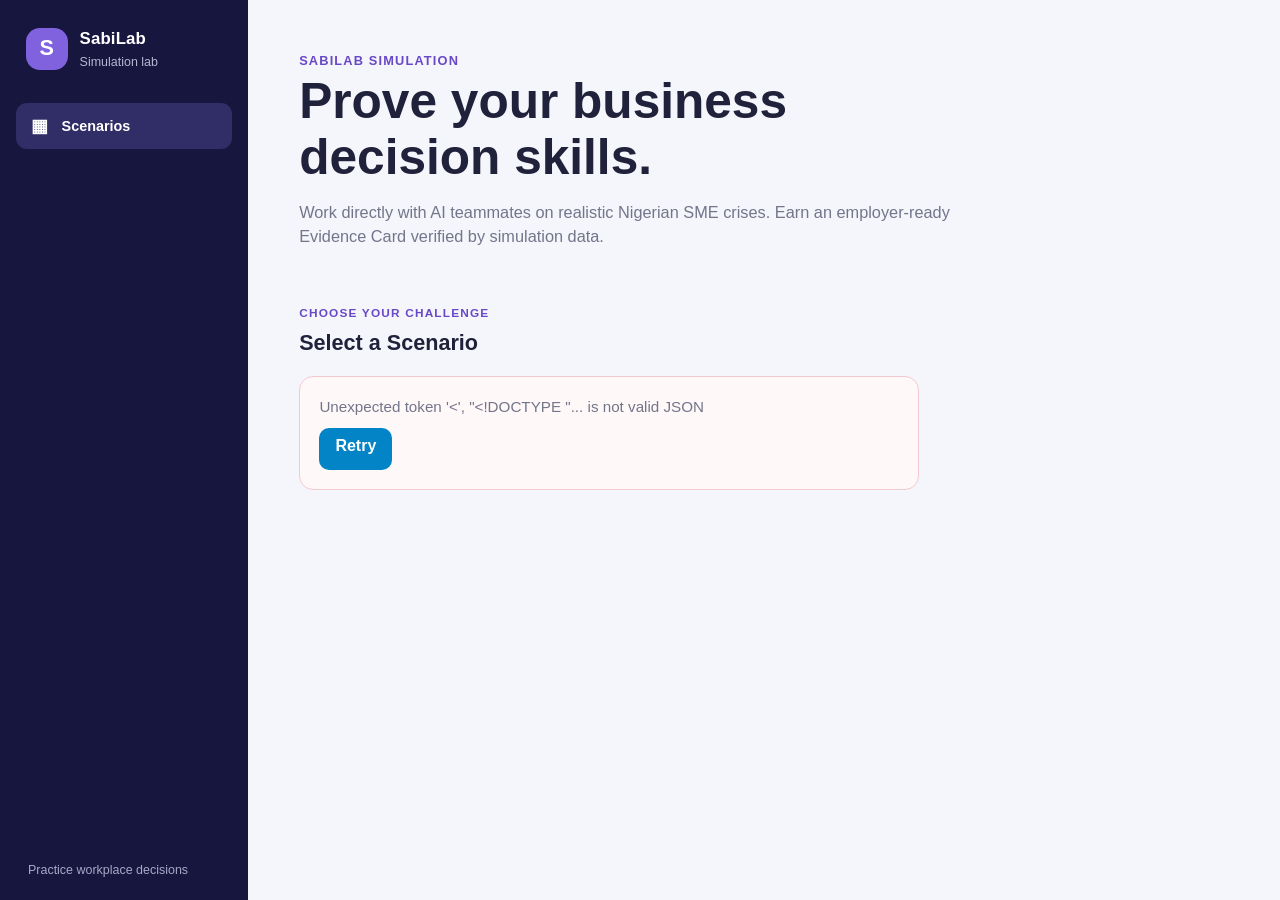
<file: static/index.html>
<!DOCTYPE html>
<html lang="en">
<head>
  <meta charset="utf-8">
  <meta name="viewport" content="width=device-width, initial-scale=1">
  <title>SabiLab - AI Workplace Simulation</title>
  <style>
    * { box-sizing: border-box; margin: 0; padding: 0; font-family: -apple-system, BlinkMacSystemFont, "Segoe UI", Roboto, sans-serif; }
    body { background: #f8fafc; color: #0f172a; line-height: 1.5; padding: 1rem 0.5rem; display: flex; justify-content: center; }
    .app-container { width: 100%; max-width: 520px; background: #ffffff; border-radius: 16px; box-shadow: 0 4px 20px rgba(0,0,0,0.06); padding: 1.5rem; }
    
    /* Screen management: only one active */
    .screen { display: none; }
    .screen.active { display: block; }

    /* Single accent color: #0284c7 */
    .brand { font-size: 0.8rem; text-transform: uppercase; letter-spacing: 0.06em; color: #0284c7; font-weight: 700; margin-bottom: 0.25rem; }
    h1 { font-size: 1.45rem; color: #0f172a; margin-bottom: 0.5rem; font-weight: 700; }
    h2 { font-size: 1.2rem; color: #0f172a; margin-bottom: 0.75rem; font-weight: 600; }
    p { font-size: 0.95rem; color: #475569; margin-bottom: 1rem; }
    
    /* Large tap targets (min 48px height) */
    button {
      display: block; width: 100%; min-height: 48px; padding: 0.85rem 1rem;
      background: #0284c7; color: #ffffff; border: none; border-radius: 10px;
      font-size: 1rem; font-weight: 600; cursor: pointer; text-align: center;
      margin-top: 0.75rem; touch-action: manipulation;
    }
    button:active { background: #0369a1; }
    button.secondary { background: #f1f5f9; color: #0f172a; border: 1px solid #cbd5e1; }
    button.secondary:active { background: #e2e8f0; }

    input[type="text"], textarea {
      width: 100%; min-height: 48px; padding: 0.75rem 1rem; border: 1px solid #cbd5e1;
      border-radius: 10px; font-size: 1rem; color: #0f172a; background: #ffffff;
      margin-bottom: 0.75rem; -webkit-appearance: none;
    }
    textarea { min-height: 110px; resize: vertical; line-height: 1.4; }

    /* Cards & Lists */
    .card-item {
      border: 2px solid #e2e8f0; border-radius: 12px; padding: 1rem; margin-bottom: 0.85rem;
      cursor: pointer; transition: transform 0.15s, opacity 0.15s; background: #ffffff;
    }
    .card-item.live { border-color: #0284c7; background: #f0f9ff; }
    .card-item.disabled { opacity: 0.55; cursor: not-allowed; border-style: dashed; }
    .tag { display: inline-block; font-size: 0.75rem; font-weight: 700; padding: 2px 8px; border-radius: 6px; text-transform: uppercase; }
    .tag.live { background: #0284c7; color: #ffffff; }
    .tag.soon { background: #94a3b8; color: #ffffff; }

    /* Huddle Chat */
    .timer-bar { display: flex; justify-content: space-between; align-items: center; background: #f1f5f9; padding: 0.5rem 0.85rem; border-radius: 8px; font-size: 0.88rem; font-weight: 600; margin-bottom: 0.75rem; }
    .chat-stream { height: 300px; overflow-y: auto; border: 1px solid #e2e8f0; border-radius: 10px; padding: 0.75rem; background: #fafafa; margin-bottom: 0.75rem; }
    .bubble { max-width: 82%; padding: 0.6rem 0.85rem; border-radius: 10px; margin-bottom: 0.6rem; font-size: 0.9rem; line-height: 1.4; word-break: break-word; }
    .bubble.theirs { background: #e2e8f0; color: #0f172a; align-self: flex-start; }
    .chat-stream { display: flex; flex-direction: column; }
    .bubble.mine { background: #dbeafe; color: #1d4ed8; margin-left: auto; text-align: left; }
    .bubble.twist { background: #fee2e2; color: #991b1b; border-left: 4px solid #ef4444; width: 100%; max-width: 100%; font-weight: 600; }
    .bubble-head { display: flex; align-items: center; gap: 0.45rem; margin-bottom: 0.3rem; }
    .bubble.mine .bubble-head { flex-direction: row-reverse; }
    .chat-avatar { width: 28px; height: 28px; flex: 0 0 28px; display: grid; place-items: center; border-radius: 50%; background: #cbd5e1; color: #334155; font-size: 0.72rem; font-weight: 700; }
    .bubble.mine .chat-avatar { background: #93c5fd; color: #1e3a8a; }
    .bubble-name { display: block; font-size: 0.82rem; font-weight: 700; }
    .bubble-role { display: block; color: #64748b; font-size: 0.7rem; }
    .typing-dots { display: inline-flex; gap: 4px; padding: 0.2rem 0; }
    .typing-dots span { width: 6px; height: 6px; border-radius: 50%; background: #64748b; animation: typing 1s infinite ease-in-out; }
    .typing-dots span:nth-child(2) { animation-delay: 0.15s; }
    .typing-dots span:nth-child(3) { animation-delay: 0.3s; }
    @keyframes typing { 0%, 60%, 100% { opacity: 0.35; transform: translateY(0); } 30% { opacity: 1; transform: translateY(-4px); } }
    button:disabled { background: #e2e8f0; color: #94a3b8; border-color: #e2e8f0; cursor: not-allowed; }
    .scoring-steps { list-style: none; margin: 0 0 1rem; }
    .scoring-steps li { padding: 0.35rem 0; color: #94a3b8; }
    .scoring-steps li.active { color: #0369a1; font-weight: 700; }
    .scoring-steps li.done { color: #15803d; }
    .twist-banner { background: #fee2e2; border: 1px solid #f87171; color: #991b1b; padding: 0.75rem; border-radius: 8px; margin-bottom: 0.75rem; font-size: 0.88rem; font-weight: 600; display: none; }
    
    /* Results & Quotes */
    .skill-card { background: #f8fafc; border: 1px solid #e2e8f0; border-radius: 10px; padding: 0.85rem; margin-bottom: 0.75rem; }
    .skill-head { display: flex; justify-content: space-between; align-items: center; font-size: 0.92rem; margin-bottom: 0.4rem; }
    .pill { background: #dcfce7; color: #166534; font-size: 0.78rem; font-weight: 700; padding: 2px 8px; border-radius: 10px; }
    .quote-block { background: #ffffff; border-left: 3px solid #0284c7; padding: 0.45rem 0.65rem; font-style: italic; font-size: 0.88rem; margin: 0.4rem 0; color: #1e293b; }
    .quote-block.insufficient { border-left-color: #cbd5e1; color: #64748b; font-style: normal; }
    .confidence { font-size: 0.8rem; color: #64748b; }
    .badge-box { background: #eff6ff; border: 1px solid #bfdbfe; border-radius: 10px; padding: 0.85rem; margin-bottom: 1rem; }
    
    /* Spinner */
    .spinner { width: 44px; height: 44px; border: 4px solid #e2e8f0; border-top-color: #0284c7; border-radius: 50%; animation: spin 1s linear infinite; margin: 2rem auto; }
    @keyframes spin { to { transform: rotate(360deg); } }
  </style>
  <link rel="stylesheet" href="/static/styles.css">
</head>
<body>
<div class="workspace">
  <aside class="sidebar" aria-label="Main navigation">
    <a class="sidebar-brand" href="/" onclick="showScreen('screen-landing'); return false;">
      <span class="brand-mark" aria-hidden="true">S</span>
      <span><strong>SabiLab</strong><small>Simulation lab</small></span>
    </a>
    <nav class="sidebar-nav">
      <button class="nav-item" type="button" aria-current="page" onclick="showScreen('screen-landing')">
        <span class="nav-icon" aria-hidden="true">▦</span>
        <span>Scenarios</span>
      </button>
    </nav>
    <div class="sidebar-footer">Practice workplace decisions</div>
  </aside>

  <main class="app-container">
  <!-- Screen 1: Landing -->
  <section id="screen-landing" class="screen active">
    <header class="page-heading">
      <div>
        <div class="brand">SabiLab Simulation</div>
        <h1>Prove your business decision skills.</h1>
        <p>Work directly with AI teammates on realistic Nigerian SME crises. Earn an employer-ready Evidence Card verified by simulation data.</p>
      </div>
    </header>

    <section class="scenario-section" aria-labelledby="scenario-heading">
      <div class="section-heading">
        <div>
          <div class="eyebrow">Choose your challenge</div>
          <h2 id="scenario-heading">Select a Scenario</h2>
        </div>
      </div>
      <div id="scenario-list" class="scenario-list" aria-live="polite">
        <div class="scenario-skeleton" aria-label="Loading scenarios">
          <div class="skeleton-art"></div>
          <div class="skeleton-lines"><span></span><span></span></div>
        </div>
      </div>
      <div id="scenario-error" class="inline-error" role="alert" hidden>
        <p id="scenario-error-message">Could not load scenarios.</p>
        <button type="button" class="retry-button" onclick="loadScenarios()">Retry</button>
      </div>
      <p id="scenario-empty" class="empty-state" hidden>No available scenarios right now.</p>
    </section>
  </section>

  <!-- Screen 2: Consent -->
  <section id="screen-consent" class="screen">
    <div class="brand">Participant Notice</div>
    <h2>Assessment & Research Consent</h2>
    <p>SabiLab evaluates your workplace communication and problem-solving through simulated chat and recommendations. Your performance data is anonymized and scored against professional rubrics.</p>
    
    <label style="display:flex; align-items:flex-start; gap:0.5rem; margin-bottom:1rem; cursor:pointer;">
      <input type="checkbox" id="consent-check" style="margin-top:0.25rem; width:20px; height:20px;">
      <span style="font-size:0.9rem;">I agree to participate and allow my simulation responses to be evaluated by SabiLab's assessment pipeline.</span>
    </label>

    <input type="text" id="student-name-input" placeholder="Your first name">
    <button id="start-session-button" onclick="onStartSession()">Start Simulation →</button>
    <button class="secondary" onclick="showScreen('screen-landing')">Back</button>
  </section>

  <!-- Screen 3: Role Screen -->
  <section id="screen-role" class="screen">
    <div class="brand">Assigned Role</div>
    <h2 id="role-title">Accountant</h2>
    
    <div style="background:#f1f5f9; padding:0.85rem; border-radius:10px; margin-bottom:1rem;">
      <strong style="font-size:0.85rem; color:#0284c7; text-transform:uppercase;">Private Brief</strong>
      <p id="role-brief" style="margin:0.25rem 0 0 0; font-size:0.92rem; white-space:pre-line;"></p>
    </div>

    <h2 style="font-size:1rem; margin-bottom:0.5rem;">Teammates in Huddle</h2>
    <div id="teammate-roster" style="margin-bottom:1.5rem;"></div>

    <button onclick="startHuddle()">Enter Huddle Room →</button>
  </section>

  <!-- Screen 4: Huddle -->
  <section id="screen-huddle" class="screen">
    <div class="timer-bar">
      <span>Adaeze's Fabrics Huddle</span>
      <span>Remaining: <span id="huddle-timer" style="color:#0284c7;">01:30</span></span>
    </div>
    <p style="font-size:0.88rem; margin-bottom:0.65rem;">You're the new Operations Analyst. Reply to the team, then write your recommendation.</p>
    <div id="twist-alert" class="twist-banner"></div>
    <div id="chat-stream" class="chat-stream"></div>

    <div style="display:flex; gap:0.5rem; margin-bottom:0.75rem;">
      <input type="text" id="chat-input" placeholder="Type a message (max 500 chars)..." maxlength="500" style="margin-bottom:0;">
      <button onclick="onSendMessage()" style="width:auto; min-width:80px; margin-top:0;">Send</button>
    </div>

    <button id="proceed-task-button" class="secondary" onclick="proceedToTask()" disabled>Proceed to Task Recommendation →</button>
  </section>

  <!-- Screen 5: Task -->
  <section id="screen-task" class="screen">
    <div class="brand">Individual Deliverable</div>
    <h2>Recommendation to Adaeze</h2>
    <div style="background:#f8fafc; border:1px solid #e2e8f0; padding:0.85rem; border-radius:10px; margin-bottom:1rem;">
      <strong>Situation Recap:</strong>
      <p style="margin:0.25rem 0 0 0; font-size:0.88rem;">Mrs Bello asks for 20% discount for delivery by 2:00 PM. Kano Textiles has cancelled fabric supply over our overdue ₦350,000 invoice (cash on hand: ₦480,000).</p>
    </div>

    <p style="font-size:0.88rem;">Write your recommendation in 2 to 4 sentences: what you do about the discount and the Kano invoice, with numbers, and why.</p>
    <div id="draft-indicator" style="font-size:0.78rem; color:#64748b; margin-bottom:0.4rem;">Draft autosaves locally every 3s</div>
    <textarea id="task-input" placeholder="Your recommendation..."></textarea>
    
    <button onclick="onSubmitTask()">Submit Recommendation →</button>
  </section>

  <!-- Screen 6: Scoring -->
  <section id="screen-scoring" class="screen">
    <div id="scoring-loading">
      <div class="brand">Assessment Pipeline</div>
      <h2>Evaluating Performance...</h2>
      <p>The reading and scoring passes are verifying your messages and task against factual checks and professional rubrics.</p>
      <div class="spinner"></div>
      <p id="pipeline-stage" aria-live="polite">Starting assessment…</p>
      <ul class="scoring-steps" id="scoring-steps">
        <li data-stage="reading">Reading your messages</li>
        <li data-stage="gate">Checking clarity</li>
        <li data-stage="scoring">Scoring</li>
        <li data-stage="verification">Verifying quotes</li>
      </ul>
    </div>
    <div id="scoring-error" style="display:none;" role="alert">
      <p id="scoring-error-message"></p>
      <button onclick="startScoringFlow()">Retry</button>
    </div>

    <div id="clarification-panel" style="display:none;">
      <div class="brand" style="color:#b45309;">Clarification Gate</div>
      <h2>Please Clarify Your Intent</h2>
      <p>Before scoring can finalize, please answer these brief questions regarding your messages:</p>
      <div id="clarification-list"></div>
      <button onclick="onSubmitClarification()">Submit Clarification & Finish Scoring →</button>
    </div>
  </section>

  <!-- Screen 7: Results -->
  <section id="screen-results" class="screen">
    <div class="brand">Verified Results</div>
    <h2>Simulation Competency Report</h2>
    <p id="results-student-sub" style="font-size:0.95rem;color:#0284c7;font-weight:600;margin-bottom:0.75rem;"></p>

    <div id="badge-display" class="badge-box"></div>

    <h3 style="font-size:0.95rem; margin-bottom:0.5rem; text-transform:uppercase; color:#334155;">Evaluated Skills</h3>
    <div id="results-skills"></div>

    <div style="background:#f1f5f9; padding:0.85rem; border-radius:10px; margin:1rem 0;">
      <p style="margin-bottom:0.5rem;"><strong>What Went Well:</strong> <span id="did-well-text"></span></p>
      <p style="margin-bottom:0;"><strong>What to Improve:</strong> <span id="improve-text"></span></p>
    </div>

    <button onclick="goToCardScreen()">Create my Evidence Card →</button>
    <button class="secondary" onclick="onTryAgain()">Try Again (Attempt 2)</button>
  </section>

  <!-- Screen 8: Evidence Card Publish -->
  <section id="screen-card" class="screen">
    <div class="brand">Public Shareable Link</div>
    <h2>Publish Your Evidence Card</h2>
    <p>Select which verified components to include on your public card:</p>

    <div style="margin-bottom:1rem; font-size:0.9rem;">
      <label style="display:flex; align-items:center; gap:0.5rem; margin-bottom:0.4rem; cursor:pointer;">
        <input type="checkbox" class="card-field-check" value="name" checked> Learner name
      </label>
      <label style="display:flex; align-items:center; gap:0.5rem; margin-bottom:0.4rem; cursor:pointer;">
        <input type="checkbox" class="card-field-check" value="scores" checked> Skill competency levels
      </label>
      <label style="display:flex; align-items:center; gap:0.5rem; margin-bottom:0.4rem; cursor:pointer;">
        <input type="checkbox" class="card-field-check" value="quotes" checked> Verified Student Quotes
      </label>
      <label style="display:flex; align-items:center; gap:0.5rem; margin-bottom:0.4rem; cursor:pointer;">
        <input type="checkbox" class="card-field-check" value="verification_tier" checked> Verification status
      </label>
      <label style="display:flex; align-items:center; gap:0.5rem; margin-bottom:0.4rem; cursor:pointer;">
        <input type="checkbox" class="card-field-check" value="growth_drill" checked> Targeted growth drill
      </label>
      <label style="display:flex; align-items:center; gap:0.5rem; margin-bottom:0.4rem; cursor:pointer;">
        <input type="checkbox" class="card-field-check" value="badges" checked> Simulation badge
      </label>
    </div>

    <button onclick="onPublishCard()">Publish Evidence Card Link</button>

    <div id="card-published-box" style="display:none; margin-top:1.25rem; background:#eff6ff; border:1px solid #bfdbfe; padding:1rem; border-radius:10px;">
      <strong>Your Evidence Card is live:</strong>
      <p style="word-break:break-all; margin:0.5rem 0;"><a id="card-link" href="#" target="_blank" style="color:#0284c7; font-weight:700;"></a></p>
      <button class="secondary" onclick="window.open(document.getElementById('card-link').href, '_blank')">Open Card Page ↗</button>
    </div>
  </section>

  </main>
  <nav class="mobile-nav" aria-label="Main navigation">
    <button class="nav-item" type="button" aria-current="page" onclick="showScreen('screen-landing')">
      <span class="nav-icon" aria-hidden="true">▦</span>
      <span>Scenarios</span>
    </button>
  </nav>
</div>

<script src="/static/api.js"></script>
<script src="/static/chat.js"></script>
<script src="/static/scoring.js"></script>
<script src="/static/huddle.js"></script>
<script src="/static/landing.js"></script>
<script src="/static/app.js"></script>
</body>
</html>
</file>
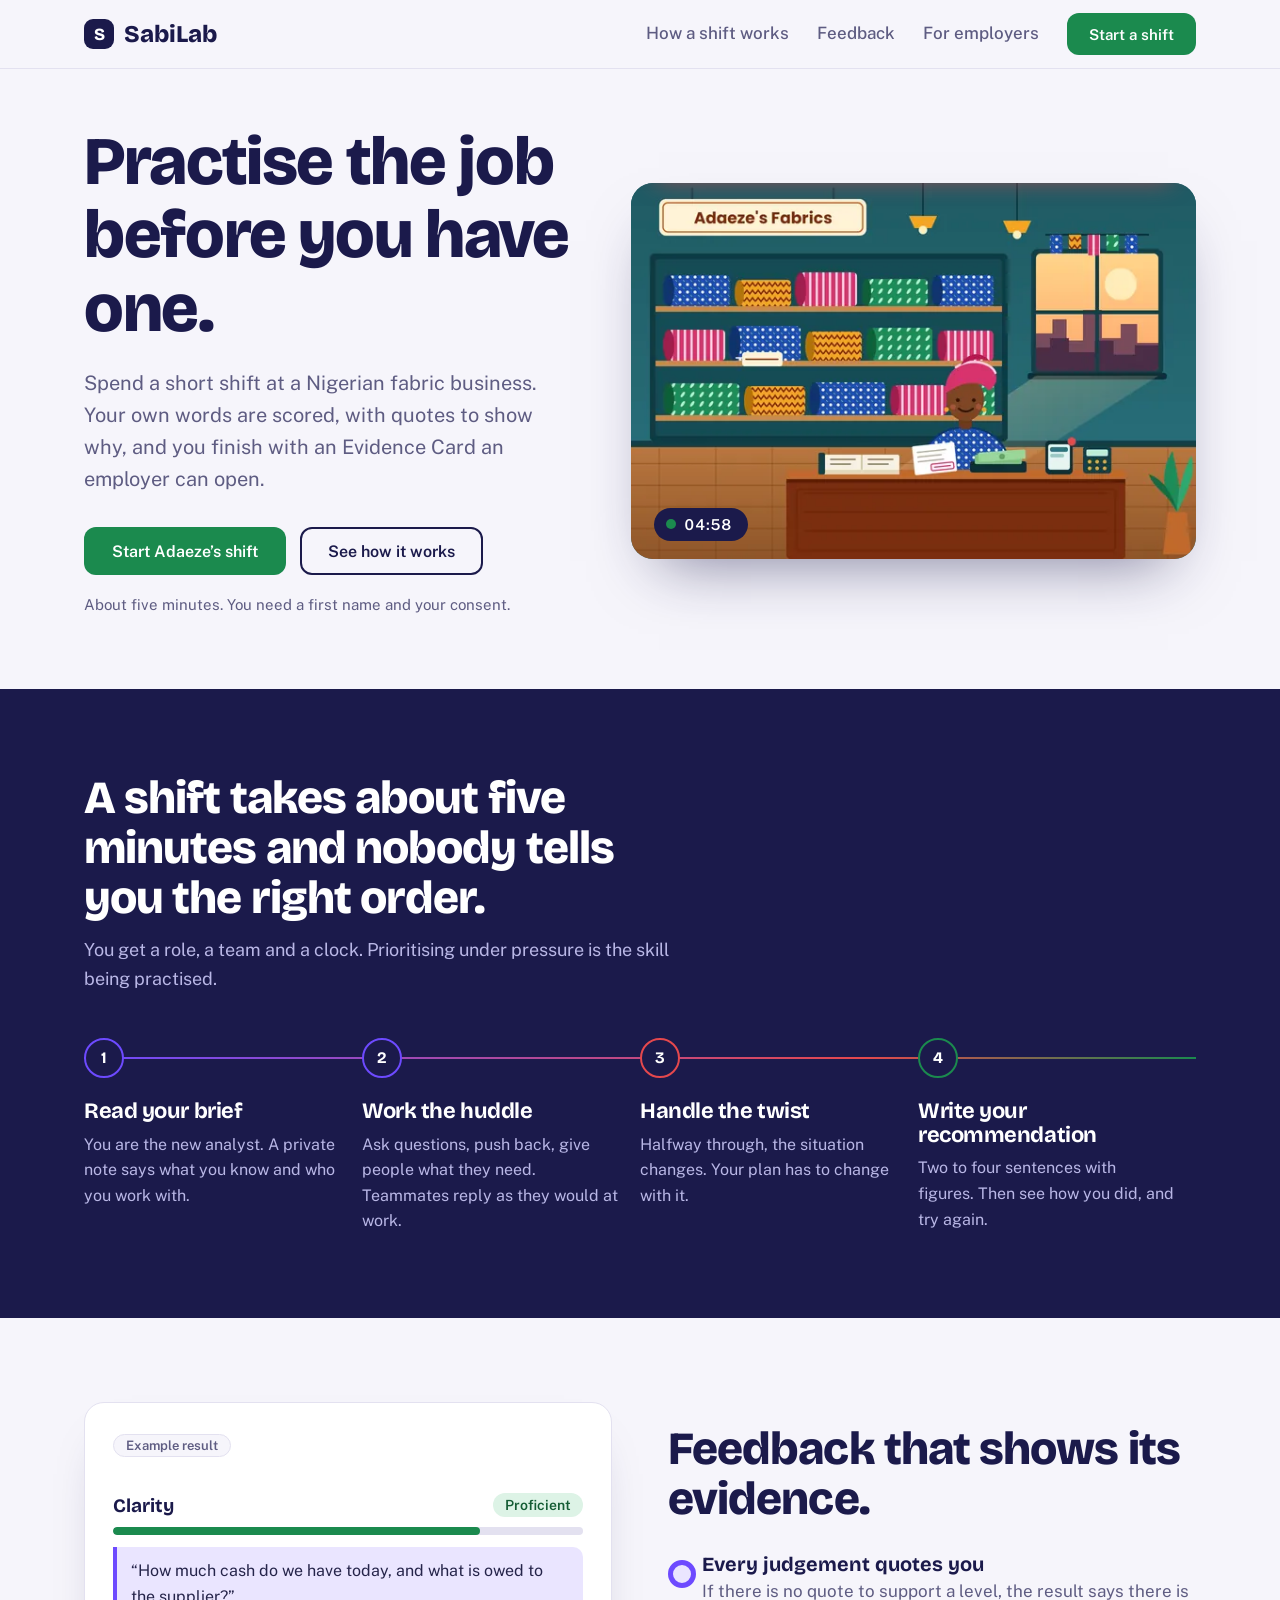
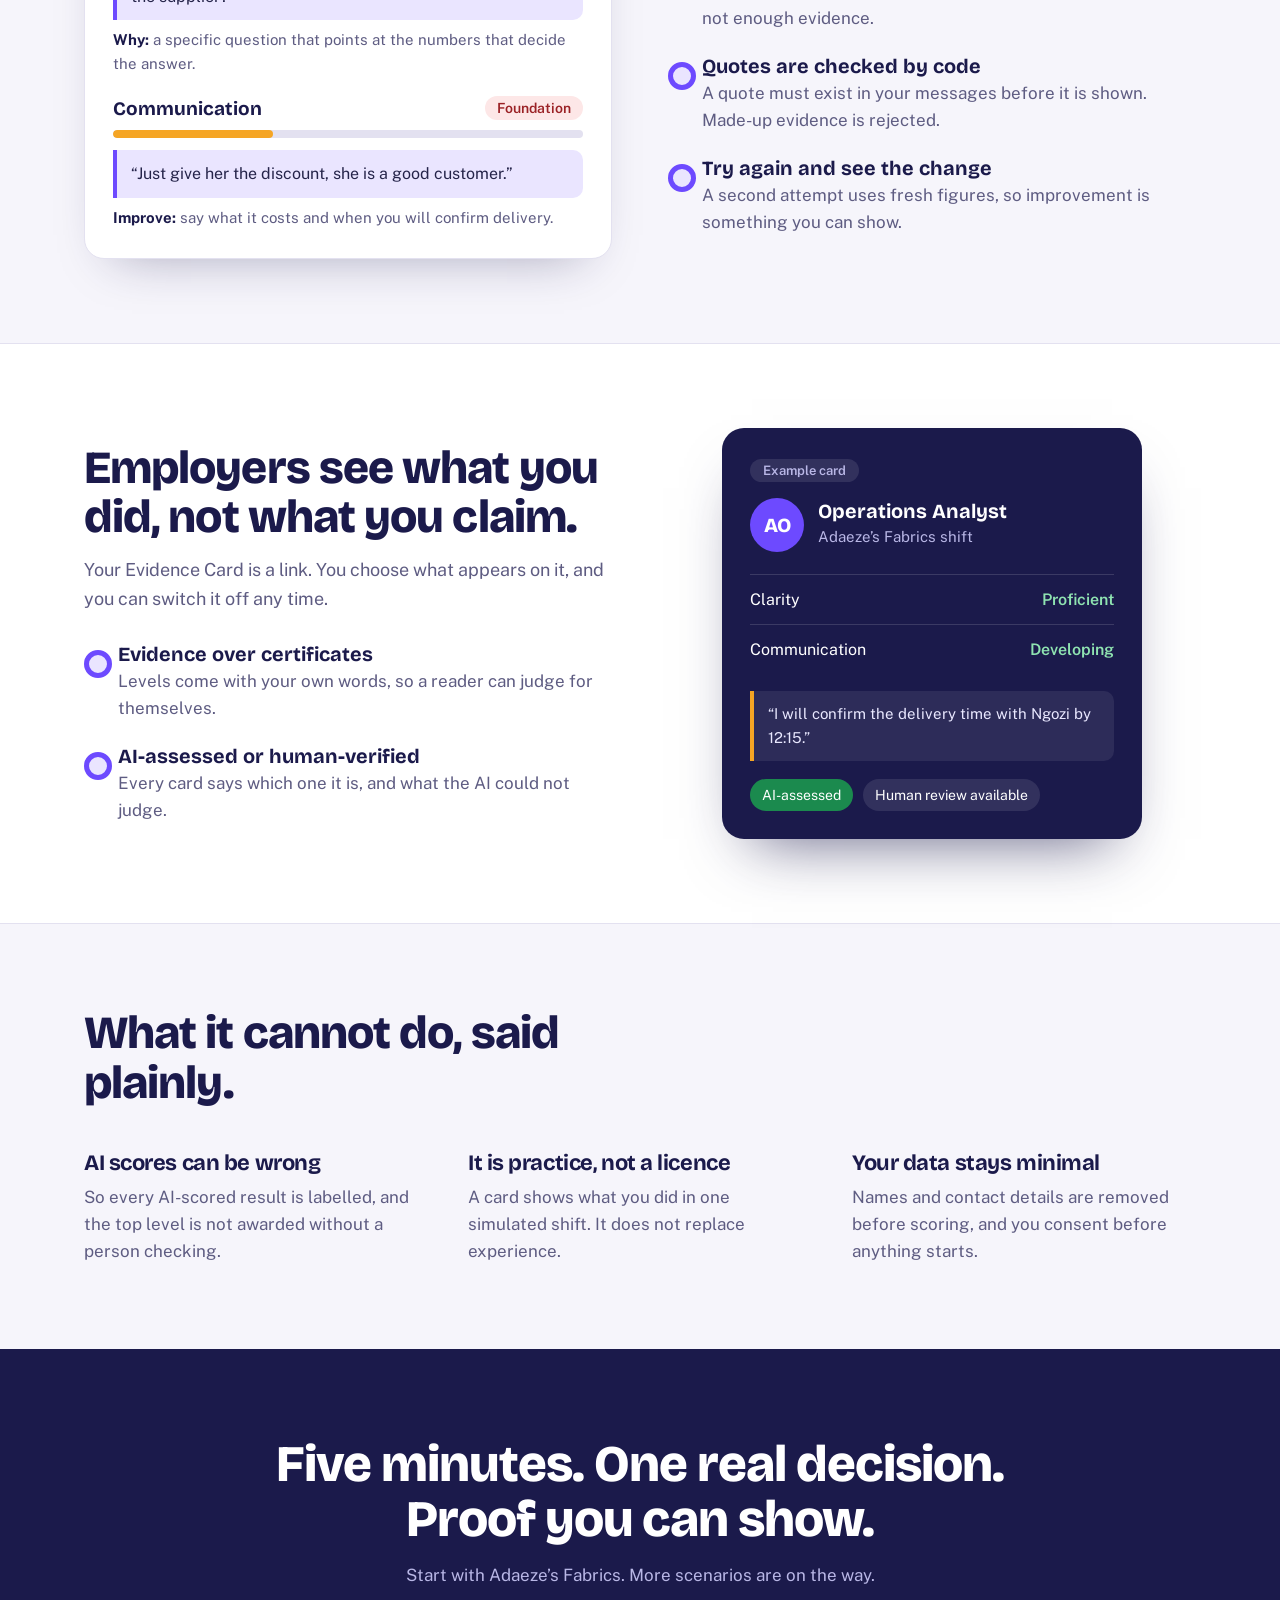
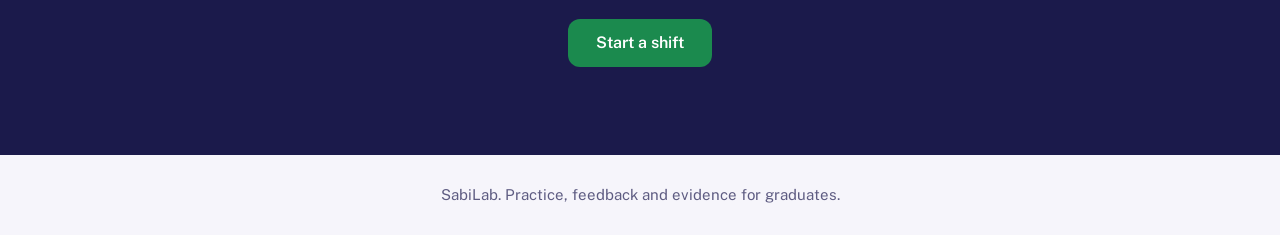
<file: static/landing.html>
<!doctype html>
<html lang="en">
<head>
<meta charset="utf-8">
<meta name="viewport" content="width=device-width, initial-scale=1">
<title>SabiLab: practise the job before you have one</title>
<meta name="description" content="Short, realistic work simulations for Nigerian graduates. Feedback quotes your own words, and you finish with an Evidence Card employers can open.">
<link rel="preconnect" href="https://fonts.googleapis.com">
<link rel="preconnect" href="https://fonts.gstatic.com" crossorigin>
<link href="https://fonts.googleapis.com/css2?family=Bricolage+Grotesque:opsz,wght@12..96,600;12..96,800&family=Public+Sans:wght@400;500;600&display=swap" rel="stylesheet">
<style>
:root{
  color-scheme:light;
  --ink:#1B1A4B; --ink2:#2A2870; --page:#F6F5FB; --card:#fff; --line:#E3E1F0;
  --text:#25244A; --mute:#5E5C82; --violet:#6D4AFF; --violet-soft:#EAE5FF;
  --go:#1B8A4E; --go-d:#146B3B; --red:#E5484D; --sun:#F5A524; --teal:#1F5A63;
  --display:'Bricolage Grotesque','Segoe UI',system-ui,sans-serif;
  --body:'Public Sans','Segoe UI',system-ui,sans-serif;
}
*{box-sizing:border-box;margin:0}
html{scroll-behavior:smooth}
body{font:400 17px/1.6 var(--body);color:var(--text);background:var(--page)}
a{color:inherit}
:focus-visible{outline:3px solid var(--violet);outline-offset:3px;border-radius:6px}
.wrap{max-width:1160px;margin:0 auto;padding:0 24px}
h1,h2,h3{font-family:var(--display);color:var(--ink);line-height:1.08;letter-spacing:-.02em}
.btn{display:inline-flex;align-items:center;justify-content:center;min-height:48px;padding:0 26px;border-radius:12px;font:600 16px var(--body);text-decoration:none;border:2px solid transparent;transition:transform .15s,background .15s}
.btn:hover{transform:translateY(-2px)}
.btn-go{background:var(--go);color:#fff}.btn-go:hover{background:var(--go-d)}
.btn-line{border-color:var(--ink);color:var(--ink)}.btn-line:hover{background:var(--violet-soft)}

/* nav */
header{position:sticky;top:0;z-index:20;background:rgba(246,245,251,.92);backdrop-filter:blur(8px);border-bottom:1px solid var(--line)}
nav{display:flex;align-items:center;justify-content:space-between;height:68px}
.logo{font:800 24px var(--display);color:var(--ink);text-decoration:none;display:flex;align-items:center;gap:10px}
.logo i{width:30px;height:30px;border-radius:9px;background:var(--ink);display:grid;place-items:center;color:#fff;font:800 17px var(--display);font-style:normal}
.links{display:flex;gap:28px;align-items:center}
.links a:not(.btn){text-decoration:none;font-weight:500;color:var(--mute)}
.links a:not(.btn):hover{color:var(--ink)}
.links .btn{min-height:42px;padding:0 20px;font-size:15px}

/* hero */
.hero{padding:56px 0 72px}
.hero-grid{display:grid;grid-template-columns:1fr 1.15fr;gap:56px;align-items:center}
.hero h1{font-size:clamp(40px,5.4vw,68px);font-weight:800}
.hero p.lead{font-size:20px;color:var(--mute);margin:22px 0 32px;max-width:30em}
.cta-row{display:flex;gap:14px;flex-wrap:wrap}
.hero small{display:block;margin-top:18px;color:var(--mute);font-size:15px}
.frame{position:relative;border-radius:22px;overflow:hidden;background:linear-gradient(160deg,var(--teal),#2B7580);aspect-ratio:3/2;box-shadow:0 30px 60px -28px rgba(27,26,75,.55)}
.frame img{width:100%;height:100%;object-fit:cover;display:block}
.chip{position:absolute;left:4%;bottom:5%;background:var(--ink);color:#fff;border-radius:999px;padding:8px 16px 8px 12px;font:600 15px var(--body);display:flex;gap:8px;align-items:center;font-variant-numeric:tabular-nums}
.chip b{width:10px;height:10px;border-radius:50%;background:var(--go)}
.banner{position:absolute;left:3%;right:3%;top:3%;background:var(--red);color:#fff;border-radius:12px;padding:11px 16px;font:600 15px var(--body);display:flex;gap:10px;align-items:center;transform:translateY(-140%);box-shadow:0 10px 24px -8px rgba(229,72,77,.7)}
.banner.in{animation:drop .5s cubic-bezier(.2,.9,.3,1.2) forwards,shake .4s .5s}
@keyframes drop{to{transform:translateY(0)}}
@keyframes shake{25%{transform:translateX(-5px)}75%{transform:translateX(5px)}}
.tint{position:absolute;inset:0;background:var(--red);opacity:0;pointer-events:none;transition:opacity .4s}
.tint.on{opacity:.16}
.bubble{position:absolute;right:4%;bottom:6%;max-width:46%;background:#fff;border-radius:14px 14px 4px 14px;padding:10px 14px;font-size:14.5px;line-height:1.4;box-shadow:0 10px 24px -10px rgba(0,0,0,.45);opacity:0;transform:translateY(8px);transition:opacity .3s,transform .3s}
.bubble.in{opacity:1;transform:none}
.bubble strong{display:block;font-size:13px;color:var(--violet);margin-bottom:2px}
.dots{display:inline-flex;gap:4px;vertical-align:middle}
.dots span{width:6px;height:6px;border-radius:50%;background:var(--mute);animation:blink 1s infinite}
.dots span:nth-child(2){animation-delay:.15s}.dots span:nth-child(3){animation-delay:.3s}
@keyframes blink{50%{opacity:.25}}

/* sections */
section{padding:84px 0}
.head{max-width:36em;margin-bottom:44px}
.head h2{font-size:clamp(30px,3.6vw,46px);font-weight:800}
.head p{margin-top:14px;color:var(--mute);font-size:18px}

/* shift timeline */
.shift{background:var(--ink);color:#fff}
.shift h2{color:#fff}.shift .head p{color:#B9B7E6}
.steps{display:grid;grid-template-columns:repeat(4,1fr);position:relative}
.steps:before{content:"";position:absolute;left:0;right:0;top:19px;height:2px;background:linear-gradient(90deg,var(--violet),var(--red) 70%,var(--go))}
.step{padding:0 22px 0 0;position:relative}
.step .dot{width:40px;height:40px;border-radius:50%;background:var(--ink);border:2px solid var(--violet);display:grid;place-items:center;font:700 16px var(--display);margin-bottom:22px;position:relative}
.step:nth-child(3) .dot{border-color:var(--red)}.step:nth-child(4) .dot{border-color:var(--go)}
.step h3{color:#fff;font-size:22px;margin-bottom:8px}
.step p{color:#B9B7E6;font-size:16px}

/* feedback sample */
.split{display:grid;grid-template-columns:1fr 1fr;gap:56px;align-items:center}
.panel{background:var(--card);border:1px solid var(--line);border-radius:20px;padding:28px;box-shadow:0 24px 50px -30px rgba(27,26,75,.4)}
.tag{display:inline-block;font:600 13px var(--body);color:var(--mute);background:var(--page);border:1px solid var(--line);border-radius:999px;padding:3px 12px;margin-bottom:16px}
.crit{display:flex;justify-content:space-between;align-items:center;margin:20px 0 10px}
.crit b{font:700 19px var(--display);color:var(--ink)}
.lvl{font:600 14px var(--body);padding:4px 12px;border-radius:999px}
.lvl.p{background:#DDF3E6;color:#145C34}.lvl.f{background:#FDE7E7;color:#9B2226}
.bar{height:8px;border-radius:99px;background:var(--line);overflow:hidden;margin-bottom:12px}
.bar i{display:block;height:100%;border-radius:99px;width:0;transition:width 1s .2s}
.bar.p i{background:var(--go)}.bar.f i{background:var(--sun)}
.in-view .bar.p i{width:78%}.in-view .bar.f i{width:34%}
blockquote{background:var(--violet-soft);border-left:4px solid var(--violet);border-radius:0 10px 10px 0;padding:11px 14px;font-size:16px;margin-bottom:8px}
.fix{font-size:15px;color:var(--mute)}
.fix b{color:var(--ink)}
.points{list-style:none;padding:0;display:grid;gap:22px}
.points li{padding-left:34px;position:relative}
.points li:before{content:"";position:absolute;left:0;top:8px;width:18px;height:18px;border-radius:50%;background:var(--violet-soft);border:5px solid var(--violet)}
.points b{display:block;font:700 20px var(--display);color:var(--ink);margin-bottom:2px}
.points span{color:var(--mute)}

/* evidence card */
.proof{background:#fff;border-top:1px solid var(--line);border-bottom:1px solid var(--line)}
.ecard{max-width:420px;margin:0 auto;border-radius:22px;background:var(--ink);color:#fff;padding:28px;position:relative;box-shadow:0 30px 60px -30px rgba(27,26,75,.7)}
.ecard .who{display:flex;gap:14px;align-items:center;margin-bottom:22px}
.av{width:54px;height:54px;border-radius:50%;background:var(--violet);display:grid;place-items:center;font:800 20px var(--display)}
.who b{display:block;font:700 20px var(--display)}.who span{color:#B9B7E6;font-size:15px}
.row{display:flex;justify-content:space-between;padding:12px 0;border-top:1px solid rgba(255,255,255,.14);font-size:16px}
.row em{font-style:normal;color:#8FE3B1;font-weight:600}
.ecard blockquote{background:rgba(255,255,255,.08);border-color:var(--sun);margin:16px 0 4px;font-size:15px;color:#E9E8FF}
.tier{display:flex;gap:10px;margin-top:18px;font-size:14px}
.tier span{background:rgba(255,255,255,.1);border-radius:999px;padding:5px 12px}
.tier span.ok{background:var(--go)}
.ecard .tag{background:rgba(255,255,255,.1);border-color:transparent;color:#B9B7E6}

/* limits + final */
.limits{display:grid;grid-template-columns:repeat(3,1fr);gap:40px}
.limits h3{font-size:22px;margin-bottom:8px}.limits p{color:var(--mute)}
.final{background:var(--ink);text-align:center;padding:88px 0}
.final h2{color:#fff;font-size:clamp(32px,4vw,52px);font-weight:800;max-width:16em;margin:0 auto 14px}
.final p{color:#B9B7E6;margin-bottom:30px}
footer{padding:28px 0;color:var(--mute);font-size:15px;text-align:center}

@media(max-width:900px){
  .links a:not(.btn){display:none}
  .hero-grid,.split{grid-template-columns:1fr;gap:36px}
  .steps{grid-template-columns:1fr;gap:30px}
  .steps:before{left:19px;right:auto;top:0;bottom:0;width:2px;height:auto}
  .step{padding:0 0 0 62px}.step .dot{position:absolute;left:0;top:0;margin:0}
  .limits{grid-template-columns:1fr;gap:28px}
  section{padding:60px 0}
  .bubble{max-width:62%;font-size:13px}
}
@media(prefers-reduced-motion:reduce){
  *{animation:none!important;transition:none!important}
  .banner{transform:none}.bubble{opacity:1;transform:none}.bar.p i{width:78%}.bar.f i{width:34%}
}
</style>
</head>
<body>
<header><div class="wrap"><nav>
  <a class="logo" href="#top"><i>S</i>SabiLab</a>
  <div class="links">
    <a href="#shift">How a shift works</a><a href="#feedback">Feedback</a><a href="#employers">For employers</a>
    <a class="btn btn-go" data-start href="/app">Start a shift</a>
  </div>
</nav></div></header>

<main id="top">
<div class="hero"><div class="wrap hero-grid">
  <div>
    <h1>Practise the job before you have one.</h1>
    <p class="lead">Spend a short shift at a Nigerian fabric business. Your own words are scored, with quotes to show why, and you finish with an Evidence Card an employer can open.</p>
    <div class="cta-row">
      <a class="btn btn-go" data-start href="/app">Start Adaeze’s shift</a>
      <a class="btn btn-line" href="#shift">See how it works</a>
    </div>
    <small>About five minutes. You need a first name and your consent.</small>
  </div>
  <div class="frame" id="frame">
    <picture>
      <source media="(max-width:900px)" srcset="/static/img/shop-scene-sm.webp">
      <img src="/static/img/shop-scene.webp" width="1200" height="800" alt="Illustration of Adaeze’s Fabrics shop with fabric rolls, a counter and a phone showing a notification" fetchpriority="high">
    </picture>
    <div class="tint" id="tint"></div>
    <div class="banner" id="banner" role="status"><span aria-hidden="true">⚠</span>Twist: your supplier just cancelled supply</div>
    <div class="chip"><b></b><span id="clock">04:59</span></div>
    <div class="bubble" id="bubble"><strong>Adaeze</strong><span id="msg"><span class="dots"><span></span><span></span><span></span></span></span></div>
  </div>
</div></div>

<section class="shift" id="shift"><div class="wrap">
  <div class="head"><h2>A shift takes about five minutes and nobody tells you the right order.</h2>
  <p>You get a role, a team and a clock. Prioritising under pressure is the skill being practised.</p></div>
  <div class="steps">
    <div class="step"><div class="dot">1</div><h3>Read your brief</h3><p>You are the new analyst. A private note says what you know and who you work with.</p></div>
    <div class="step"><div class="dot">2</div><h3>Work the huddle</h3><p>Ask questions, push back, give people what they need. Teammates reply as they would at work.</p></div>
    <div class="step"><div class="dot">3</div><h3>Handle the twist</h3><p>Halfway through, the situation changes. Your plan has to change with it.</p></div>
    <div class="step"><div class="dot">4</div><h3>Write your recommendation</h3><p>Two to four sentences with figures. Then see how you did, and try again.</p></div>
  </div>
</div></section>

<section id="feedback"><div class="wrap split" id="fb">
  <div class="panel">
    <span class="tag">Example result</span>
    <div class="crit"><b>Clarity</b><span class="lvl p">Proficient</span></div>
    <div class="bar p"><i></i></div>
    <blockquote>“How much cash do we have today, and what is owed to the supplier?”</blockquote>
    <p class="fix"><b>Why:</b> a specific question that points at the numbers that decide the answer.</p>
    <div class="crit"><b>Communication</b><span class="lvl f">Foundation</span></div>
    <div class="bar f"><i></i></div>
    <blockquote>“Just give her the discount, she is a good customer.”</blockquote>
    <p class="fix"><b>Improve:</b> say what it costs and when you will confirm delivery.</p>
  </div>
  <div>
    <div class="head" style="margin-bottom:28px"><h2>Feedback that shows its evidence.</h2></div>
    <ul class="points">
      <li><b>Every judgement quotes you</b><span>If there is no quote to support a level, the result says there is not enough evidence.</span></li>
      <li><b>Quotes are checked by code</b><span>A quote must exist in your messages before it is shown. Made-up evidence is rejected.</span></li>
      <li><b>Try again and see the change</b><span>A second attempt uses fresh figures, so improvement is something you can show.</span></li>
    </ul>
  </div>
</div></section>

<section class="proof" id="employers"><div class="wrap split">
  <div>
    <div class="head" style="margin-bottom:28px"><h2>Employers see what you did, not what you claim.</h2>
    <p>Your Evidence Card is a link. You choose what appears on it, and you can switch it off any time.</p></div>
    <ul class="points">
      <li><b>Evidence over certificates</b><span>Levels come with your own words, so a reader can judge for themselves.</span></li>
      <li><b>AI-assessed or human-verified</b><span>Every card says which one it is, and what the AI could not judge.</span></li>
    </ul>
  </div>
  <div class="ecard">
    <span class="tag">Example card</span>
    <div class="who"><div class="av">AO</div><div><b>Operations Analyst</b><span>Adaeze’s Fabrics shift</span></div></div>
    <div class="row"><span>Clarity</span><em>Proficient</em></div>
    <div class="row"><span>Communication</span><em>Developing</em></div>
    <blockquote>“I will confirm the delivery time with Ngozi by 12:15.”</blockquote>
    <div class="tier"><span class="ok">AI-assessed</span><span>Human review available</span></div>
  </div>
</div></section>

<section><div class="wrap">
  <div class="head"><h2>What it cannot do, said plainly.</h2></div>
  <div class="limits">
    <div><h3>AI scores can be wrong</h3><p>So every AI-scored result is labelled, and the top level is not awarded without a person checking.</p></div>
    <div><h3>It is practice, not a licence</h3><p>A card shows what you did in one simulated shift. It does not replace experience.</p></div>
    <div><h3>Your data stays minimal</h3><p>Names and contact details are removed before scoring, and you consent before anything starts.</p></div>
  </div>
</div></section>

<div class="final"><div class="wrap">
  <h2>Five minutes. One real decision. Proof you can show.</h2>
  <p>Start with Adaeze’s Fabrics. More scenarios are on the way.</p>
  <a class="btn btn-go" data-start href="/app">Start a shift</a>
</div></div>
</main>
<footer>SabiLab. Practice, feedback and evidence for graduates.</footer>

<script>
const $ = id => document.getElementById(id), still = matchMedia("(prefers-reduced-motion: reduce)").matches;
const reply = "Supplier just pulled out. What’s our plan?";

if (still) {
  $("clock").textContent = "03:41";
  $("banner").classList.add("in"); $("tint").classList.add("on");
  $("bubble").classList.add("in"); $("msg").textContent = reply;
} else {
  let s = 299;
  setInterval(() => { s = s > 0 ? s - 1 : 299; $("clock").textContent = "0" + Math.floor(s / 60) + ":" + String(s % 60).padStart(2, "0"); }, 1000);
  setTimeout(() => { $("banner").classList.add("in"); $("tint").classList.add("on"); }, 2200);
  setTimeout(() => $("tint").classList.remove("on"), 4200);
  setTimeout(() => $("bubble").classList.add("in"), 3400);
  setTimeout(() => $("msg").textContent = reply, 5200);
}

new IntersectionObserver((e, o) => e.forEach(x => { if (x.isIntersecting) { x.target.classList.add("in-view"); o.unobserve(x.target); } }), { threshold: .35 }).observe($("fb"));
</script>
</body>
</html>
</file>
<file: static/styles.css>
:root {
  color-scheme: light;
  --indigo-950: #17163f;
  --indigo-900: #211f52;
  --purple-700: #6848c7;
  --purple-100: #f0ecff;
  --green-700: #198653;
  --green-800: #126d42;
  --page: #f5f6fb;
  --ink: #20213a;
  --muted: #73758b;
  --line: #e8e8f0;
  --card-shadow: 0 12px 32px rgba(32, 29, 75, 0.08);
}

body {
  display: block;
  justify-content: initial;
  padding: 0;
  background: var(--page);
  color: var(--ink);
}

.workspace { min-height: 100vh; }

.sidebar {
  position: fixed;
  inset: 0 auto 0 0;
  z-index: 5;
  display: flex;
  width: 248px;
  flex-direction: column;
  padding: 1.6rem 1rem 1.25rem;
  background: var(--indigo-950);
  color: #fff;
}

.sidebar-brand {
  display: flex;
  align-items: center;
  gap: 0.75rem;
  padding: 0 0.6rem 2rem;
  color: inherit;
  text-decoration: none;
}

.brand-mark {
  display: grid;
  width: 42px;
  height: 42px;
  place-items: center;
  border-radius: 14px;
  background: #8062df;
  font-size: 1.35rem;
  font-weight: 800;
}

.sidebar-brand strong, .sidebar-brand small { display: block; }
.sidebar-brand strong { font-size: 1.05rem; letter-spacing: 0.01em; }
.sidebar-brand small { margin-top: 0.12rem; color: #b8b6d2; font-size: 0.78rem; }
.sidebar-nav { display: grid; gap: 0.45rem; }

.nav-item {
  display: flex;
  width: 100%;
  min-height: 46px;
  align-items: center;
  justify-content: flex-start;
  gap: 0.8rem;
  margin: 0;
  padding: 0.7rem 0.85rem;
  border: 0;
  border-radius: 11px;
  background: transparent;
  color: #d3d1e5;
  font-size: 0.9rem;
  text-align: left;
  cursor: pointer;
}

.nav-item:hover, .nav-item[aria-current="page"] {
  background: #302d67;
  color: #fff;
}

.nav-icon { width: 1.2rem; font-size: 1.1rem; text-align: center; }
.sidebar-footer { margin-top: auto; padding: 1rem 0.75rem 0; color: #a9a7c7; font-size: 0.78rem; }

.app-container {
  width: min(100% - 248px, 1120px);
  max-width: 1120px;
  min-height: 100vh;
  margin: 0 0 0 248px;
  padding: clamp(1.5rem, 4vw, 3.5rem);
  border-radius: 0;
  background: transparent;
  box-shadow: none;
}

.screen { animation: screen-enter 260ms ease-out both; }
.brand, .eyebrow { color: var(--purple-700); }
.brand { letter-spacing: 0.09em; }
h1, h2 { color: var(--ink); }
h1 { max-width: 700px; font-size: clamp(2rem, 4vw, 3.1rem); line-height: 1.12; }
.page-heading p { max-width: 680px; margin-top: 0.9rem; color: var(--muted); font-size: 1.02rem; }
.scenario-section { margin-top: clamp(2rem, 5vw, 3.5rem); }
.section-heading { display: flex; align-items: end; justify-content: space-between; margin-bottom: 1rem; }
.eyebrow { margin-bottom: 0.3rem; font-size: 0.74rem; font-weight: 800; letter-spacing: 0.1em; text-transform: uppercase; }
.section-heading h2 { margin: 0; font-size: 1.35rem; }

.scenario-list { display: grid; grid-template-columns: minmax(0, 620px); gap: 1rem; }
.card-item.scenario-card {
  overflow: hidden;
  margin: 0;
  padding: 0;
  border: 1px solid rgba(104, 72, 199, 0.13);
  border-radius: 18px;
  background: #fff;
  box-shadow: var(--card-shadow);
  cursor: pointer;
  transition: transform 180ms ease, opacity 180ms ease;
}

.scenario-card:hover, .scenario-card:focus-visible {
  transform: translateY(-3px);
  border-color: rgba(104, 72, 199, 0.4);
  box-shadow: 0 16px 36px rgba(32, 29, 75, 0.13);
  outline: none;
}

.scenario-art {
  overflow: hidden;
  aspect-ratio: 16 / 7;
  background: linear-gradient(125deg, #d9d3f5 0%, #f5d9bb 52%, #b6d8c6 100%);
}

.scenario-art img { display: block; width: 100%; height: 100%; object-fit: cover; }
.scenario-art img[hidden] { display: none; }
.scenario-copy { padding: 1.25rem 1.4rem 1.4rem; }
.scenario-card-head { display: flex; align-items: center; justify-content: space-between; gap: 1rem; }
.scenario-card h3 { margin: 0; color: var(--ink); font-size: 1.18rem; }
.scenario-role { margin: 0.55rem 0 0; color: var(--muted); font-size: 0.9rem; }
.tag.live { flex: 0 0 auto; padding: 0.3rem 0.65rem; border-radius: 999px; background: #e7f7ef; color: var(--green-800); font-size: 0.7rem; }

.scenario-skeleton {
  overflow: hidden;
  border: 1px solid var(--line);
  border-radius: 18px;
  background: #fff;
  box-shadow: var(--card-shadow);
}

.skeleton-art { aspect-ratio: 16 / 7; background: linear-gradient(125deg, #d9d3f5, #f5d9bb 52%, #b6d8c6); }
.skeleton-lines { display: grid; gap: 0.7rem; padding: 1.25rem 1.4rem 1.4rem; }
.skeleton-lines span { height: 0.9rem; max-width: 50%; border-radius: 1rem; background: #e9e8f0; animation: skeleton-pulse 1.4s ease-in-out infinite alternate; }
.skeleton-lines span + span { max-width: 32%; animation-delay: 180ms; }
.inline-error, .empty-state { max-width: 620px; padding: 1.2rem; border: 1px solid var(--line); border-radius: 14px; background: #fff; }
.inline-error { border-color: #f3c9cf; background: #fff8f8; }
.inline-error p, .empty-state { color: var(--muted); }
.inline-error p { margin: 0 0 0.6rem; }
.retry-button { display: inline-flex !important; width: auto !important; min-height: 42px !important; margin: 0 !important; padding: 0.55rem 1rem !important; }

.app-container button:not(.secondary):not(.retry-button) {
  border-radius: 11px;
  background: var(--green-700);
  transition: transform 160ms ease, opacity 160ms ease;
}

.app-container button:not(.secondary):not(.retry-button):hover { background: var(--green-800); }
.app-container button.secondary { border-radius: 11px; }
.app-container button:focus-visible, .nav-item:focus-visible, .sidebar-brand:focus-visible { outline: 3px solid #aa96ef; outline-offset: 3px; }

.mobile-nav { display: none; }

@keyframes screen-enter { from { opacity: 0; transform: translateY(6px); } to { opacity: 1; transform: translateY(0); } }
@keyframes skeleton-pulse { from { opacity: 0.45; } to { opacity: 1; } }

@media (max-width: 760px) {
  .sidebar { display: none; }
  .app-container {
    width: 100%;
    min-height: 100vh;
    margin: 0;
    padding: 1.5rem 1rem calc(6.5rem + env(safe-area-inset-bottom));
  }
  .mobile-nav {
    position: fixed;
    inset: auto 0 0;
    z-index: 5;
    display: flex;
    justify-content: center;
    padding: 0.55rem 1rem calc(0.55rem + env(safe-area-inset-bottom));
    border-top: 1px solid var(--line);
    background: rgba(255, 255, 255, 0.96);
    box-shadow: 0 -8px 24px rgba(32, 29, 75, 0.06);
  }
  .mobile-nav .nav-item { width: auto; min-width: 150px; justify-content: center; color: var(--indigo-900); }
  .mobile-nav .nav-item:hover, .mobile-nav .nav-item[aria-current="page"] { background: var(--purple-100); color: var(--purple-700); }
  .scenario-copy { padding: 1rem; }
}

@media (prefers-reduced-motion: reduce) {
  *, *::before, *::after { scroll-behavior: auto !important; animation-duration: 0.01ms !important; animation-iteration-count: 1 !important; transition-duration: 0.01ms !important; }
}
</file>
